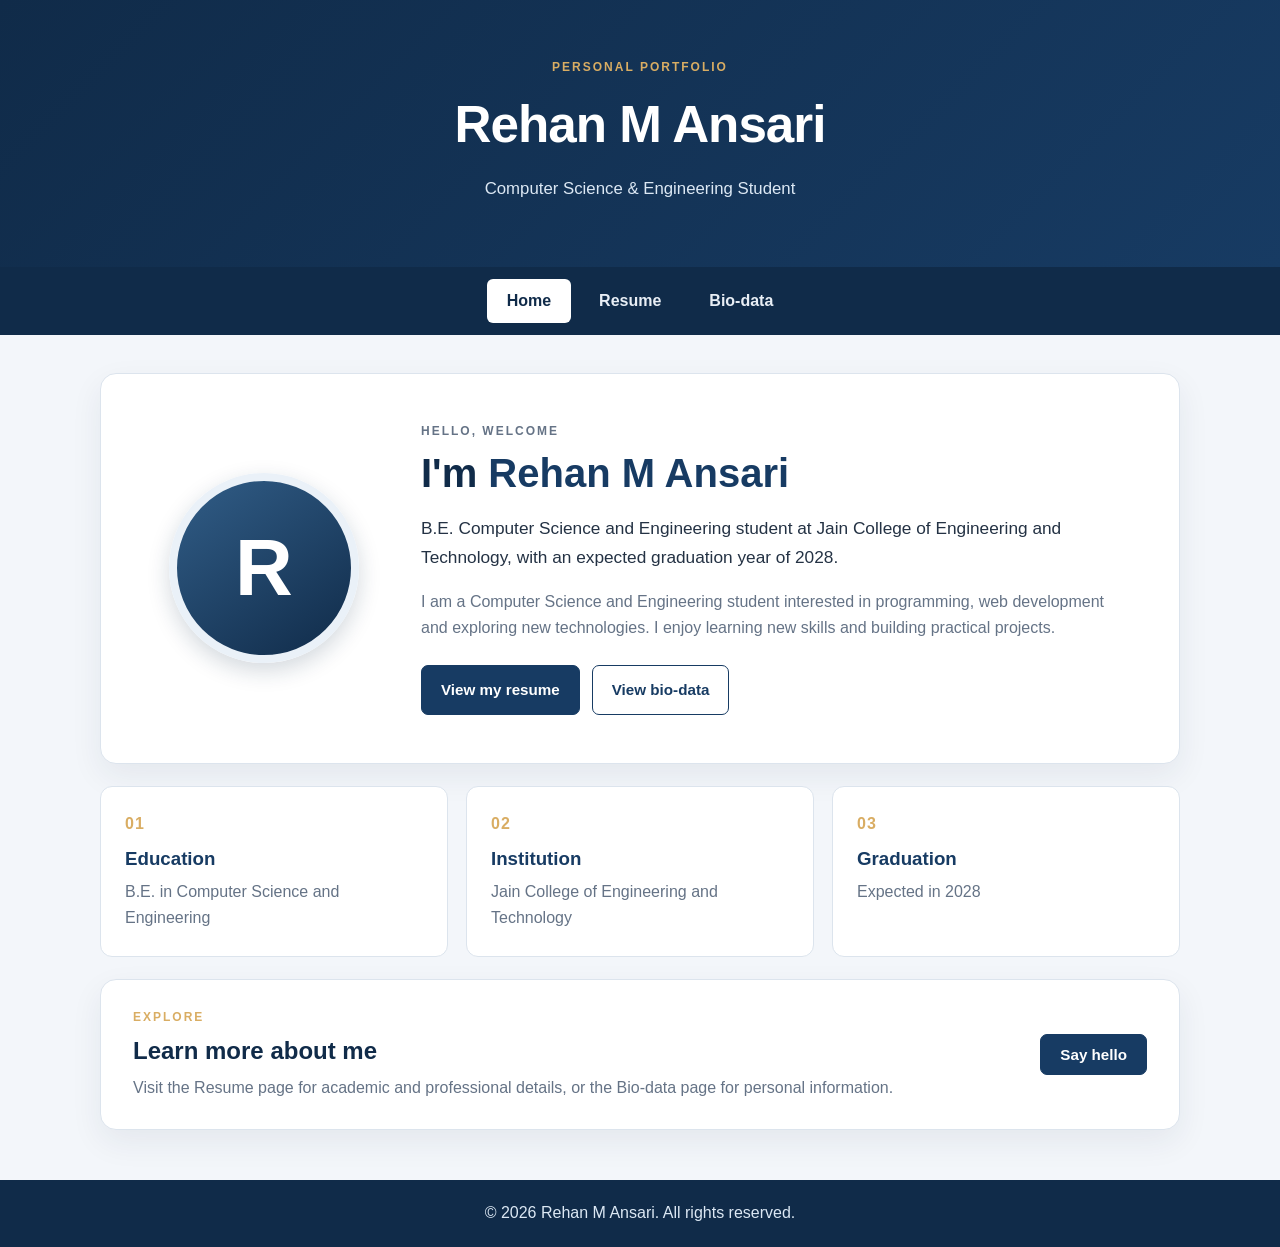
<file: index.html>
<!DOCTYPE html>
<html lang="en">
<head>
    <meta charset="UTF-8">
    <meta name="viewport" content="width=device-width, initial-scale=1.0">
    <meta name="description" content="Personal website, resume and bio-data of Rehan M Ansari.">
    <title>Rehan M Ansari | Personal Website</title>
    <link rel="stylesheet" href="style.css">
</head>
<body>
    <header class="site-header">
        <div class="header-content">
            <p class="eyebrow">PERSONAL PORTFOLIO</p>
            <h1>Rehan M Ansari</h1>
            <p class="header-subtitle">Computer Science & Engineering Student</p>
        </div>
    </header>

    <nav class="main-nav" aria-label="Main navigation">
        <a class="active" href="index.html">Home</a>
        <a href="resume.html">Resume</a>
        <a href="biodata.html">Bio-data</a>
    </nav>

    <main>
        <section class="home-card">
            <div class="profile-placeholder" aria-label="Profile photo placeholder">
                <span>R</span>
            </div>
            <div class="home-copy">
                <p class="eyebrow">HELLO, WELCOME</p>
                <h2>I'm <span>Rehan M Ansari</span></h2>
                <p class="lead">B.E. Computer Science and Engineering student at Jain College of Engineering and Technology, with an expected graduation year of 2028.</p>
                <p>I am a Computer Science and Engineering student interested in programming, web development and exploring new technologies. I enjoy learning new skills and building practical projects.</p>
                <div class="button-row">
                    <a class="button-link" href="resume.html">View my resume</a>
                    <a class="button-link button-outline" href="biodata.html">View bio-data</a>
                </div>
            </div>
        </section>

        <section class="info-grid">
            <article class="info-tile">
                <span class="tile-number">01</span>
                <h3>Education</h3>
                <p>B.E. in Computer Science and Engineering</p>
            </article>
            <article class="info-tile">
                <span class="tile-number">02</span>
                <h3>Institution</h3>
                <p>Jain College of Engineering and Technology</p>
            </article>
            <article class="info-tile">
                <span class="tile-number">03</span>
                <h3>Graduation</h3>
                <p>Expected in 2028</p>
            </article>
        </section>

        <section class="welcome-panel">
            <div>
                <p class="eyebrow">EXPLORE</p>
                <h2>Learn more about me</h2>
                <p>Visit the Resume page for academic and professional details, or the Bio-data page for personal information.</p>
            </div>
            <button type="button" onclick="welcomeMessage()">Say hello</button>
        </section>
    </main>

    <footer class="site-footer">
        <p>&copy; <span id="currentYear">2026</span> Rehan M Ansari. All rights reserved.</p>
    </footer>
    <script src="script.js"></script>
</body>
</html>
</file>
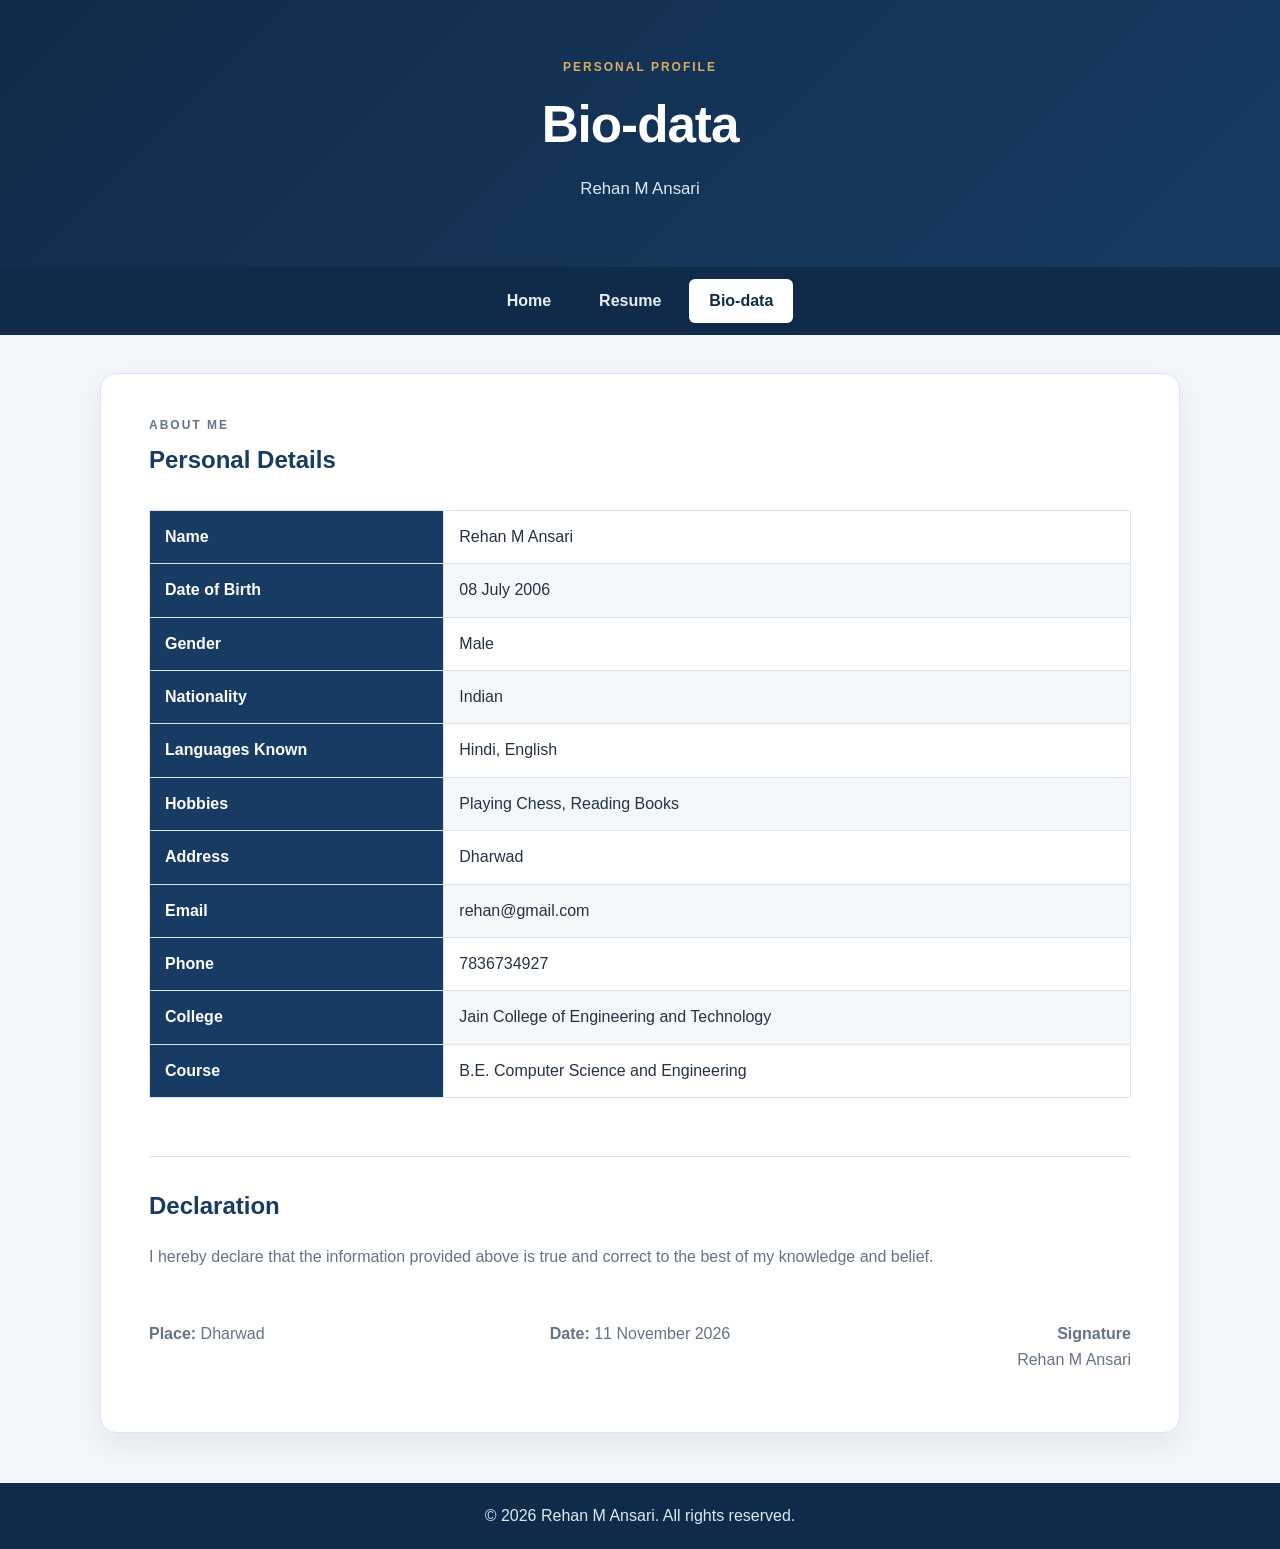
<file: biodata.html>
<!DOCTYPE html>
<html lang="en">
<head>
    <meta charset="UTF-8">
    <meta name="viewport" content="width=device-width, initial-scale=1.0">
    <meta name="description" content="Bio-data of Rehan M Ansari.">
    <title>Bio-data | Rehan M Ansari</title>
    <link rel="stylesheet" href="style.css">
</head>
<body>
    <header class="page-header">
        <p class="eyebrow">PERSONAL PROFILE</p>
        <h1>Bio-data</h1>
        <p>Rehan M Ansari</p>
    </header>

    <nav class="main-nav" aria-label="Main navigation">
        <a href="index.html">Home</a>
        <a href="resume.html">Resume</a>
        <a class="active" href="biodata.html">Bio-data</a>
    </nav>

    <main class="content-card">
        <section class="resume-section first-section">
            <p class="eyebrow">ABOUT ME</p>
            <h2>Personal Details</h2>
            <div class="table-wrap">
                <table class="biodata-table">
                    <tbody>
                        <tr><th>Name</th><td>Rehan M Ansari</td></tr>
                        <tr><th>Date of Birth</th><td>08 July 2006</td></tr>
                        <tr><th>Gender</th><td>Male</td></tr>
                        <tr><th>Nationality</th><td>Indian</td></tr>
                        <tr><th>Languages Known</th><td>Hindi, English</td></tr>
                        <tr><th>Hobbies</th><td>Playing Chess, Reading Books</td></tr>
                        <tr><th>Address</th><td>Dharwad</td></tr>
                        <tr><th>Email</th><td>rehan@gmail.com</td></tr>
                        <tr><th>Phone</th><td>7836734927</td></tr>
                        <tr><th>College</th><td>Jain College of Engineering and Technology</td></tr>
                        <tr><th>Course</th><td>B.E. Computer Science and Engineering</td></tr>
                    </tbody>
                </table>
            </div>
        </section>

        <section class="resume-section declaration">
            <h2>Declaration</h2>
            <p>I hereby declare that the information provided above is true and correct to the best of my knowledge and belief.</p>
            <div class="signature-row">
                <p><strong>Place:</strong> Dharwad</p>
                <p><strong>Date:</strong> 11 November 2026</p>
                <p class="signature"><strong>Signature</strong><br>Rehan M Ansari</p>
            </div>
        </section>
    </main>

    <footer class="site-footer">
        <p>&copy; <span id="currentYear">2026</span> Rehan M Ansari. All rights reserved.</p>
    </footer>
    <script src="script.js"></script>
</body>
</html>
</file>
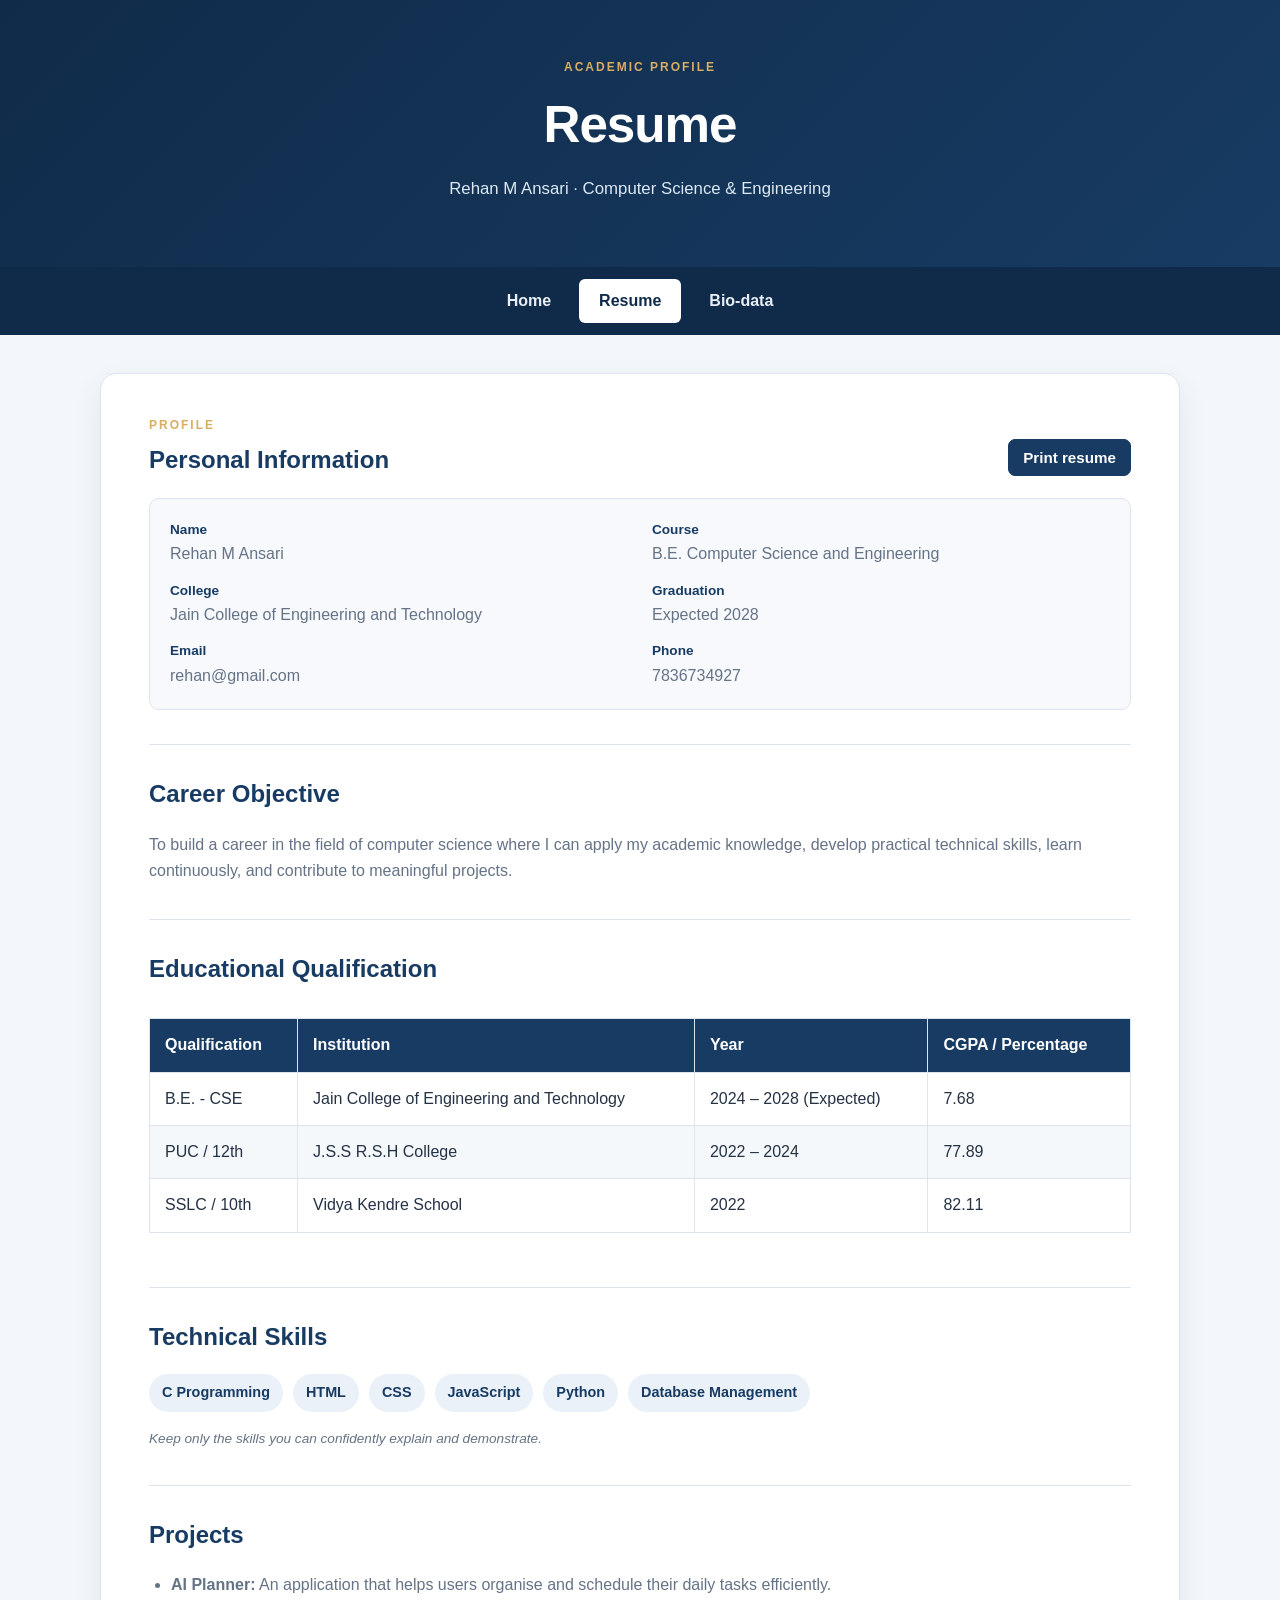
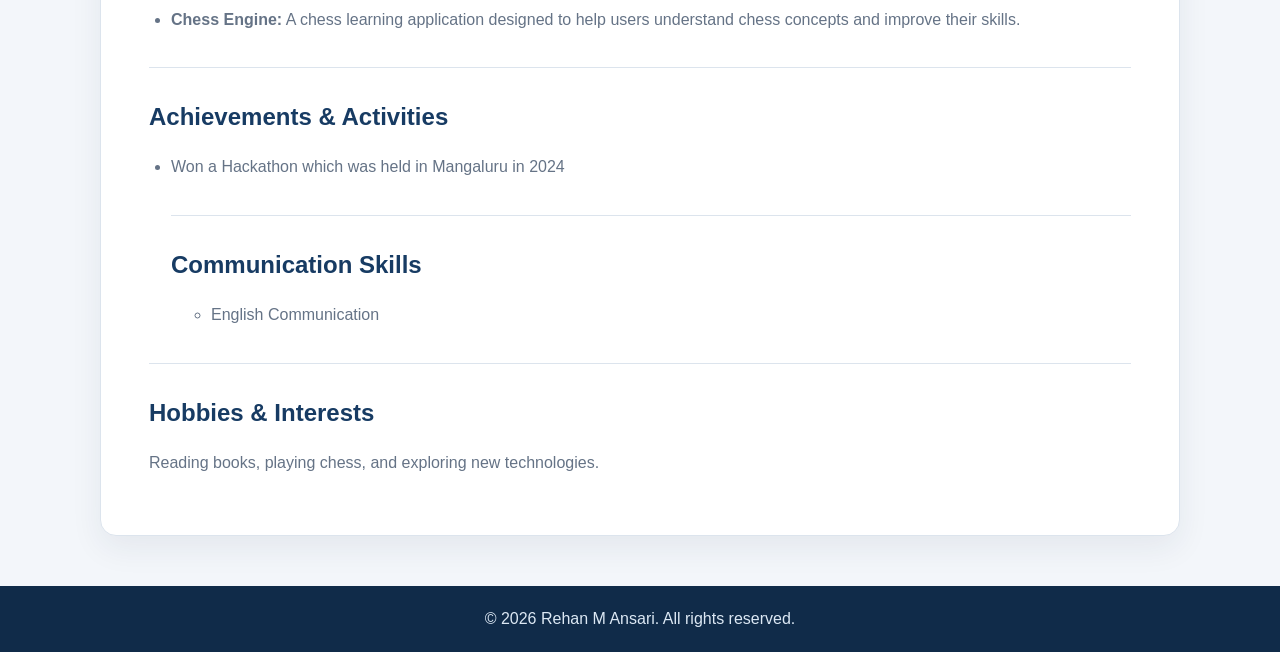
<file: resume.html>
<!DOCTYPE html>
<html lang="en">
<head>
    <meta charset="UTF-8">
    <meta name="viewport" content="width=device-width, initial-scale=1.0">
    <meta name="description" content="Resume of Rehan M Ansari.">
    <title>Resume | Rehan M Ansari</title>
    <link rel="stylesheet" href="style.css">
</head>
<body>
    <header class="page-header">
        <p class="eyebrow">ACADEMIC PROFILE</p>
        <h1>Resume</h1>
        <p>Rehan M Ansari · Computer Science & Engineering</p>
    </header>

    <nav class="main-nav" aria-label="Main navigation">
        <a href="index.html">Home</a>
        <a class="active" href="resume.html">Resume</a>
        <a href="biodata.html">Bio-data</a>
    </nav>

    <main class="content-card">
        <div class="section-heading">
            <div>
                <p class="eyebrow">PROFILE</p>
                <h2>Personal Information</h2>
            </div>
            <button class="small-button" type="button" onclick="window.print()">Print resume</button>
        </div>
        <div class="details-grid">
            <p><strong>Name</strong><span>Rehan M Ansari</span></p>
            <p><strong>Course</strong><span>B.E. Computer Science and Engineering</span></p>
            <p><strong>College</strong><span>Jain College of Engineering and Technology</span></p>
            <p><strong>Graduation</strong><span>Expected 2028</span></p>
            <p><strong>Email</strong><span>rehan@gmail.com</span></p>
            <p><strong>Phone</strong><span>7836734927</span></p>
        </div>

        <section class="resume-section">
            <h2>Career Objective</h2>
            <p>To build a career in the field of computer science where I can apply my academic knowledge, develop practical technical skills, learn continuously, and contribute to meaningful projects.</p>
        </section>

        <section class="resume-section">
            <h2>Educational Qualification</h2>
            <div class="table-wrap">
                <table>
                    <thead>
                        <tr><th>Qualification</th><th>Institution</th><th>Year</th><th>CGPA / Percentage</th></tr>
                    </thead>
                    <tbody>
                        <tr><td>B.E. - CSE</td><td>Jain College of Engineering and Technology</td><td>2024 – 2028 (Expected)</td><td>7.68</td></tr>
                        <tr><td>PUC / 12th</td><td>J.S.S R.S.H College </td><td>2022 – 2024</td><td>77.89</td></tr>
                        <tr><td>SSLC / 10th</td><td>Vidya Kendre School</td><td>2022</td><td>82.11</td></tr>
                    </tbody>
                </table>
            </div>
        </section>

        <section class="resume-section">
            <h2>Technical Skills</h2>
            <ul class="tag-list">
                <li>C Programming</li><li>HTML</li><li>CSS</li><li>JavaScript</li>
                <li>Python</li><li>Database Management</li>
            </ul>
            <p class="hint">Keep only the skills you can confidently explain and demonstrate.</p>
        </section>

        <section class="resume-section">
            <h2>Projects</h2>
            <ul class="clean-list">
                <li>
    <strong>AI Planner:</strong>
    An application that helps users organise and schedule their daily tasks efficiently.
</li>

<li>
    <strong>Chess Engine:</strong>
    A chess learning application designed to help users understand chess concepts and improve their skills.
</li>
            </ul>
        </section>

        <section class="resume-section">
            <h2>Achievements & Activities</h2>
            <ul class="clean-list">
                <li>Won a Hackathon which was held in Mangaluru in 2024</li>
                <section class="resume-section">
    <h2>Communication Skills</h2>
    <ul>
        <li>English Communication</li>
    </ul>
</section>
            </ul>
        </section>

        <section class="resume-section">
            <h2>Hobbies & Interests</h2>
            <p>Reading books, playing chess, and exploring new technologies.</p>
        </section>
    </main>

    <footer class="site-footer">
        <p>&copy; <span id="currentYear">2026</span> Rehan M Ansari. All rights reserved.</p>
    </footer>
    <script src="script.js"></script>
</body>
</html>
</file>
<file: style.css>
/* General page styling */
:root {
    --navy: #173b63;
    --navy-dark: #102b49;
    --blue-soft: #eaf1f8;
    --ink: #243244;
    --muted: #657386;
    --paper: #ffffff;
    --background: #f3f6fa;
    --border: #dce4ed;
    --gold: #d9ad63;
}

* { box-sizing: border-box; }

html { scroll-behavior: smooth; }

body {
    margin: 0;
    font-family: Arial, Helvetica, sans-serif;
    background: var(--background);
    color: var(--ink);
    line-height: 1.65;
}

.site-header, .page-header {
    color: white;
    text-align: center;
    background: linear-gradient(135deg, var(--navy-dark), var(--navy));
    padding: 58px 20px 64px;
}

.site-header h1, .page-header h1 {
    margin: 5px 0 8px;
    font-size: clamp(2rem, 5vw, 3.2rem);
    letter-spacing: -1px;
}

.header-subtitle, .page-header > p:last-child {
    margin: 0;
    color: #dce8f4;
    font-size: 1.05rem;
}

.eyebrow {
    margin: 0;
    color: var(--gold);
    font-size: .75rem;
    font-weight: 700;
    letter-spacing: 2px;
}

.main-nav {
    display: flex;
    justify-content: center;
    flex-wrap: wrap;
    gap: 8px;
    padding: 12px 16px;
    background: var(--navy-dark);
}

.main-nav a {
    color: #e8eef5;
    text-decoration: none;
    font-weight: 700;
    padding: 9px 20px;
    border-radius: 6px;
    transition: background .2s ease, color .2s ease;
}

.main-nav a:hover, .main-nav a.active {
    background: white;
    color: var(--navy-dark);
}

main {
    width: min(1080px, 90%);
    margin: 38px auto;
}

.home-card, .content-card, .welcome-panel {
    background: var(--paper);
    border: 1px solid var(--border);
    border-radius: 16px;
    box-shadow: 0 12px 32px rgba(25, 49, 76, .07);
}

.home-card {
    display: grid;
    grid-template-columns: 230px 1fr;
    align-items: center;
    gap: 42px;
    padding: 48px;
}

.profile-placeholder {
    width: 190px;
    height: 190px;
    display: grid;
    place-items: center;
    margin: auto;
    border-radius: 50%;
    color: white;
    background: linear-gradient(145deg, #315d87, #102b49);
    border: 8px solid var(--blue-soft);
    box-shadow: 0 8px 22px rgba(16, 43, 73, .18);
}

.profile-placeholder span {
    font-size: 5rem;
    font-weight: 700;
}

.home-copy h2 {
    margin: 7px 0 12px;
    color: var(--navy-dark);
    font-size: clamp(1.8rem, 4vw, 2.5rem);
    line-height: 1.2;
}

.home-copy h2 span { color: var(--navy); }
.home-copy p { color: var(--muted); }
.home-copy .lead { color: var(--ink); font-size: 1.08rem; }

.button-row {
    display: flex;
    flex-wrap: wrap;
    gap: 12px;
    margin-top: 24px;
}

.button-link, button {
    display: inline-block;
    border: 1px solid var(--navy);
    border-radius: 7px;
    padding: 11px 19px;
    background: var(--navy);
    color: white;
    text-decoration: none;
    font-size: .95rem;
    font-weight: 700;
    cursor: pointer;
    transition: transform .2s ease, background .2s ease;
}

.button-link:hover, button:hover {
    background: var(--navy-dark);
    transform: translateY(-2px);
}

.button-link.button-outline {
    background: white;
    color: var(--navy);
}
.button-link.button-outline:hover { background: var(--blue-soft); }

.info-grid {
    display: grid;
    grid-template-columns: repeat(3, 1fr);
    gap: 18px;
    margin-top: 22px;
}

.info-tile {
    padding: 24px;
    background: white;
    border: 1px solid var(--border);
    border-radius: 12px;
}

.tile-number { color: var(--gold); font-weight: 700; letter-spacing: 1px; }
.info-tile h3 { margin: 7px 0 4px; color: var(--navy); }
.info-tile p { margin: 0; color: var(--muted); }

.welcome-panel {
    display: flex;
    align-items: center;
    justify-content: space-between;
    gap: 20px;
    margin-top: 22px;
    padding: 28px 32px;
}
.welcome-panel h2 { margin: 4px 0; color: var(--navy-dark); }
.welcome-panel p:not(.eyebrow) { margin: 4px 0 0; color: var(--muted); }

.content-card { padding: 42px 48px; }
.section-heading { display: flex; justify-content: space-between; align-items: center; gap: 16px; }
h2 { color: var(--navy); }
.section-heading h2, .resume-section h2 { margin: 4px 0 18px; }
.small-button { padding: 9px 14px; }

.details-grid {
    display: grid;
    grid-template-columns: repeat(2, 1fr);
    gap: 12px 24px;
    padding: 20px;
    background: #f7f9fc;
    border: 1px solid var(--border);
    border-radius: 10px;
}
.details-grid p { margin: 0; }
.details-grid strong { display: block; color: var(--navy); font-size: .85rem; }
.details-grid span { color: var(--muted); overflow-wrap: anywhere; }

.resume-section {
    margin-top: 34px;
    padding-top: 25px;
    border-top: 1px solid var(--border);
}
.resume-section p { color: var(--muted); }
.first-section { margin-top: 0; padding-top: 0; border-top: 0; }

.table-wrap { width: 100%; overflow-x: auto; }
table { width: 100%; border-collapse: collapse; margin: 12px 0 20px; }
th, td { padding: 13px 15px; border: 1px solid var(--border); text-align: left; }
thead th, .biodata-table th { background: var(--navy); color: white; }
tbody tr:nth-child(even) { background: #f5f8fb; }
.biodata-table th { width: 30%; }
.tag-list { display: flex; flex-wrap: wrap; gap: 10px; padding: 0; list-style: none; }
.tag-list li { padding: 7px 13px; border-radius: 20px; background: var(--blue-soft); color: var(--navy); font-weight: 700; font-size: .9rem; }
.clean-list { padding-left: 22px; color: var(--muted); }
.clean-list li { margin: 8px 0; }
.hint { font-size: .85rem; font-style: italic; }
.declaration { margin-top: 38px; }
.signature-row { display: flex; flex-wrap: wrap; justify-content: space-between; gap: 20px; margin-top: 35px; }
.signature-row p { min-width: 150px; }
.signature { text-align: right; }

.site-footer {
    margin-top: 50px;
    padding: 20px;
    text-align: center;
    color: #dce8f4;
    background: var(--navy-dark);
}
.site-footer p { margin: 0; }

@media (max-width: 700px) {
    main { width: min(94%, 560px); margin: 22px auto; }
    .home-card { grid-template-columns: 1fr; gap: 25px; padding: 30px 22px; text-align: center; }
    .profile-placeholder { width: 150px; height: 150px; }
    .profile-placeholder span { font-size: 4rem; }
    .button-row { justify-content: center; }
    .info-grid { grid-template-columns: 1fr; }
    .welcome-panel { flex-direction: column; align-items: flex-start; padding: 24px; }
    .content-card { padding: 28px 20px; }
    .details-grid { grid-template-columns: 1fr; }
    .section-heading { align-items: flex-start; flex-direction: column; }
    th, td { padding: 10px; }
}

@media print {
    body { background: white; color: black; }
    .site-header, .page-header, .main-nav, .site-footer, .small-button { display: none !important; }
    main { width: 100%; margin: 0; }
    .content-card { border: 0; box-shadow: none; padding: 0; }
    .resume-section { break-inside: avoid; }
}

button,
.button-link {
    transition: all 0.3s ease;
}
</file>
